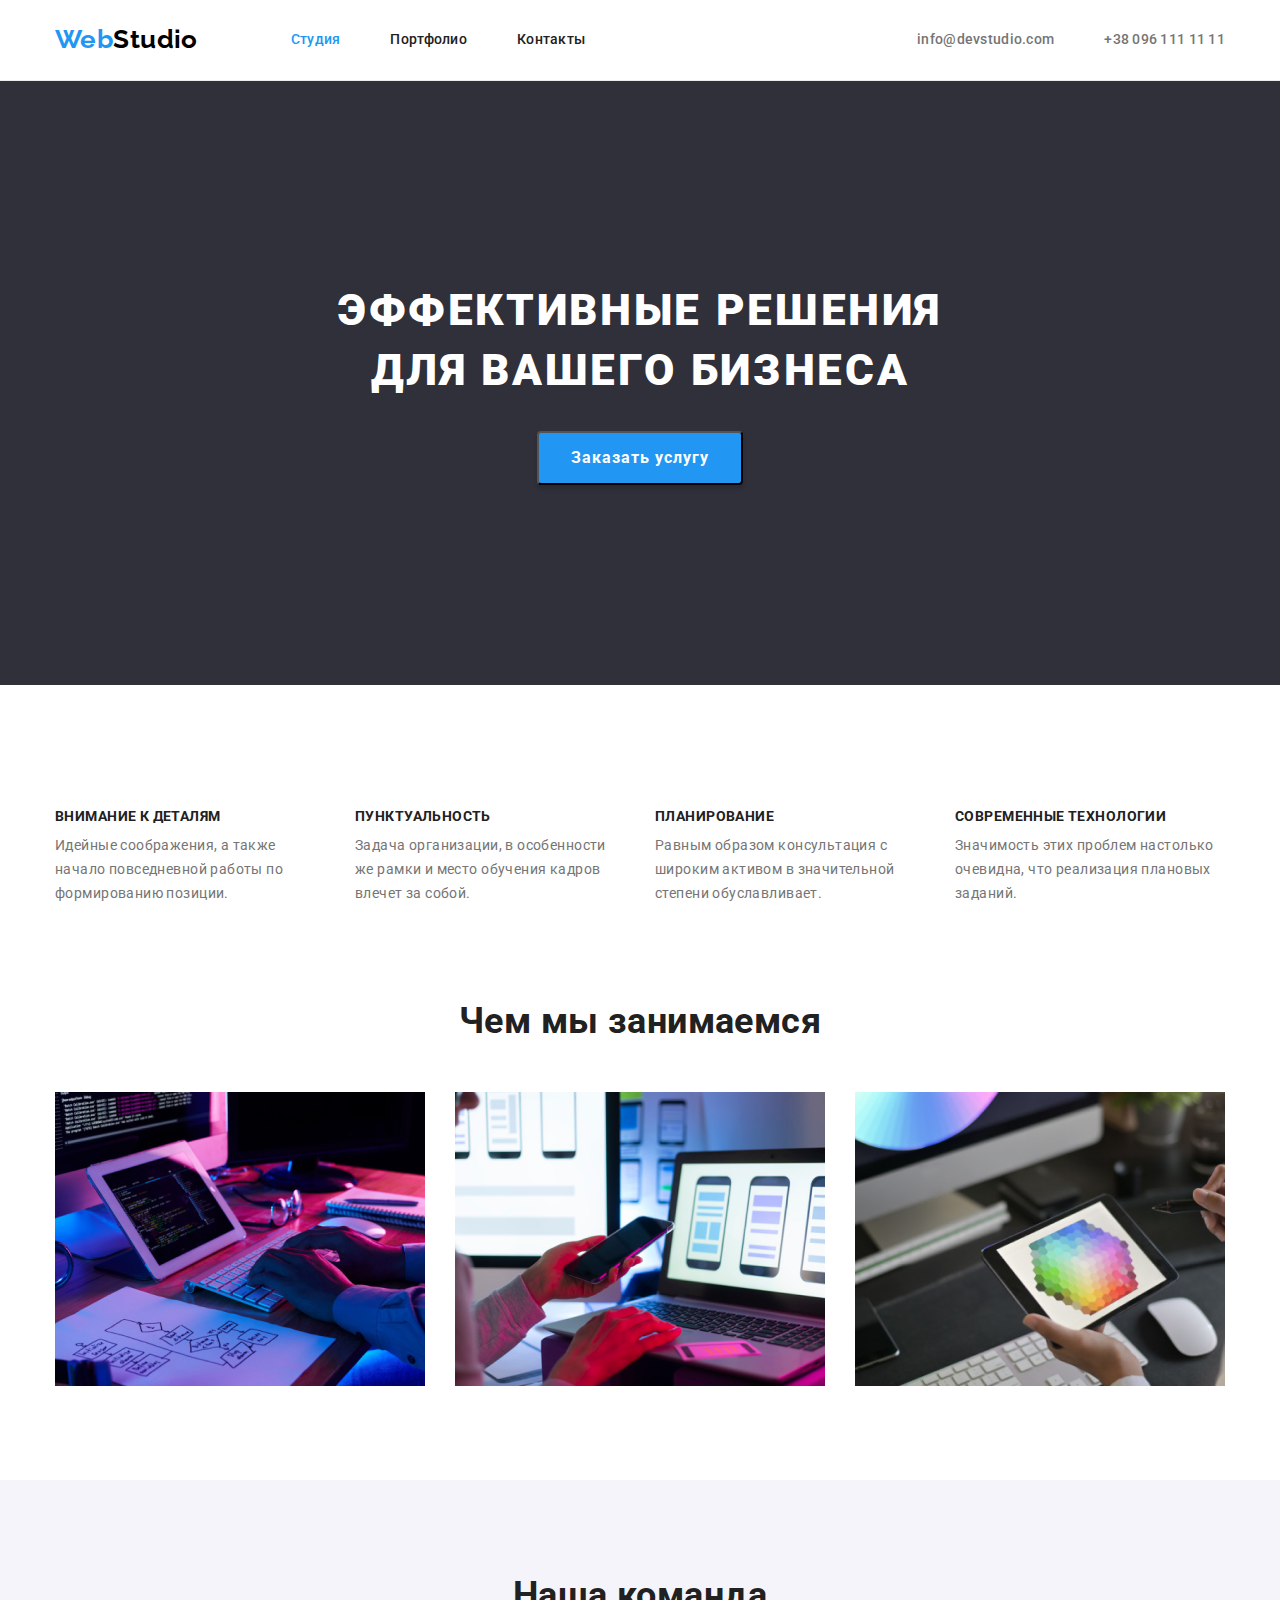
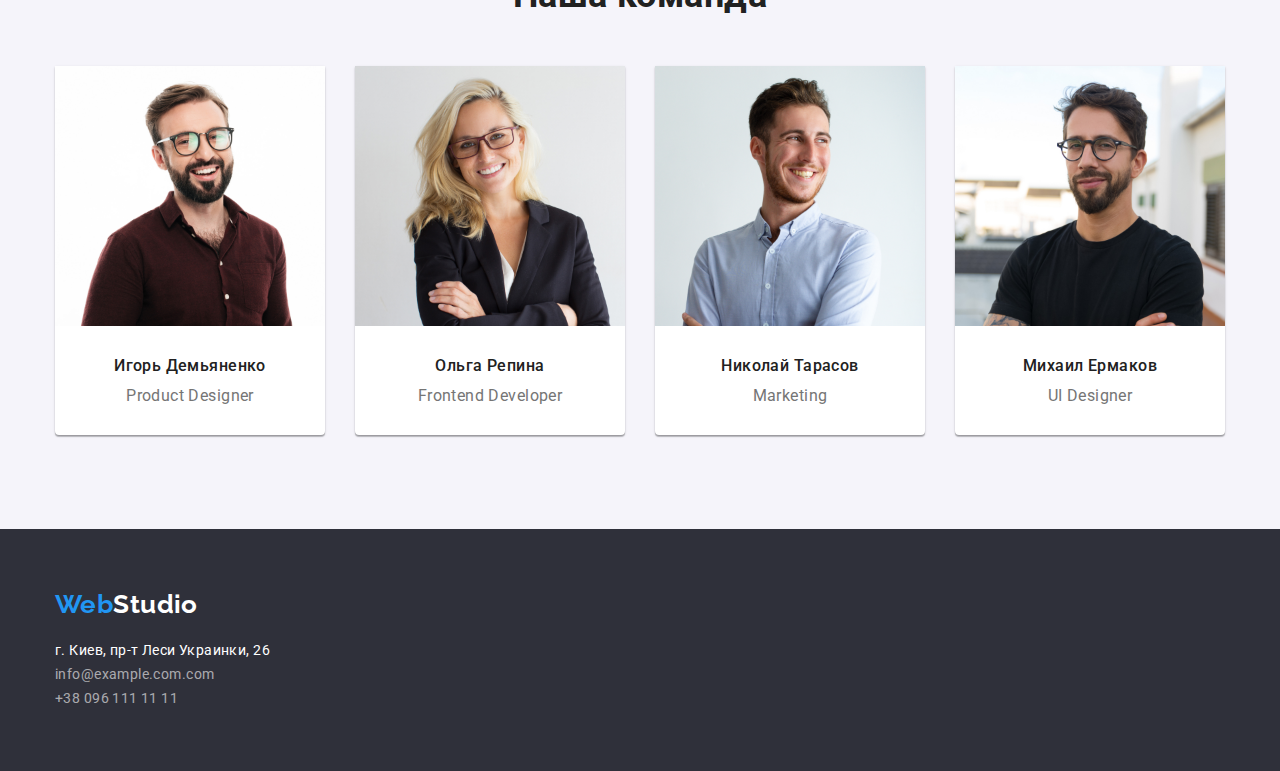
<file: index.html>
<!DOCTYPE html>
<html lang="ru">
  <head>
    <meta charset="UTF-8" />
    <meta http-equiv="X-UA-Compatible" content="IE=edge" />
    <meta name="viewport" content="width=device-width, initial-scale=1.0" />
    <title>WebStudio</title>
    <link
      rel="stylesheet"
      href="https://cdnjs.cloudflare.com/ajax/libs/modern-normalize/0.2.0/modern-normalize.min.css"
    />
    <link rel="preconnect" href="https://fonts.gstatic.com" />
    <link
      href="https://fonts.googleapis.com/css2?family=Raleway:wght@700&family=Roboto:wght@400;500;700;900&display=swap"
      rel="stylesheet"
    />
    <link rel="stylesheet" href="./css/style.css" />
  </head>
  <body>
    <header class="header">
      <div class="container">
        <nav class="navigation">
          <a class="link logo" href="./index.html"
            ><span class="web">Web</span><span class="studio-dark">Studio</span></a
          >
          <ul class="list menu main-list">
            <li class="menu-item"><a class="link menu-link current" href="./index.html">Студия</a></li>
            <li class="menu-item"><a class="link menu-link link-dark" href="./portfolio.html">Портфолио</a></li>
            <li class="menu-item"><a class="link menu-link link-dark" href="">Контакты</a></li>
          </ul>
        </nav>
        <ul class="list menu main-list">
          <li class="menu-item"><a class="link" href="mailto:info@devstudio.com">info@devstudio.com</a></li>
          <li class="menu-item"><a class="link" href="tel:+380961111111">+38 096 111 11 11</a></li>
        </ul>
      </div>
    </header>
    <main>
      <section class="hero">
        <div class="container">
          <h1 class="page-title">
            Эффективные решения <br />
            для вашего бизнеса
          </h1>
          <button class="button" type="button">Заказать услугу</button>
        </div>
      </section>
      <section class="advantages">
        <div class="container">
          <h2 class="visually-hidden">Наши преимущества</h2>
          <ul class="grid list">
            <li class="grid-item advantages-item">
              <h3 class="section-title">Внимание к деталям</h3>
              <p>Идейные соображения, а также начало повседневной работы по формированию позиции.</p>
            </li>
            <li class="grid-item advantages-item">
              <h3 class="section-title">Пунктуальность</h3>
              <p>Задача организации, в особенности же рамки и место обучения кадров влечет за собой.</p>
            </li>
            <li class="grid-item advantages-item">
              <h3 class="section-title">Планирование</h3>
              <p>Равным образом консультация с широким активом в значительной степени обуславливает.</p>
            </li>
            <li class="grid-item advantages-item">
              <h3 class="section-title">Современные технологии</h3>
              <p>Значимость этих проблем настолько очевидна, что реализация плановых заданий.</p>
            </li>
          </ul>
        </div>
      </section>
      <section class="gallery">
        <div class="container">
          <h2 class="title-studio">Чем мы занимаемся</h2>
          <ul class="grid list">
            <li class="grid-item gallery-item">
              <img src="./images/keyboard.png" width="370" alt="Набор текста" />
            </li>
            <li class="grid-item gallery-item">
              <img src="./images/phone.png" width="370" alt="ПО для телефонов" />
            </li>
            <li class="grid-item gallery-item">
              <img src="./images/planshet.png" width="370" alt="ПО для планшетов" />
            </li>
          </ul>
        </div>
      </section>
      <section class="team">
        <div class="container">
          <h2 class="title-studio">Наша команда</h2>
          <ul class="list studio-gallery grid">
            <li class="grid-item team-item">
              <img src="./images/igor.jpg" width="270" alt="Игорь Демьяненко" />
              <div class="team-text">
                <h3 class="title-studio-gallery">Игорь Демьяненко</h3>
                <p class="text-studio-gallery" lang="en">Product Designer</p>
              </div>
            </li>
            <li class="grid-item team-item">
              <img src="./images/olga.jpg" width="270" alt="Ольга Репина" />
              <div class="team-text">
                <h3 class="title-studio-gallery">Ольга Репина</h3>
                <p class="text-studio-gallery" lang="en">Frontend Developer</p>
              </div>
            </li>
            <li class="grid-item team-item">
              <img src="./images/nikolay.jpg" width="270" alt="Николай Тарасов" />
              <div class="team-text">
                <h3 class="title-studio-gallery">Николай Тарасов</h3>
                <p class="text-studio-gallery" lang="en">Marketing</p>
              </div>
            </li>
            <li class="grid-item team-item">
              <img src="./images/mihail.jpg" width="270" alt="Михаил Ермаков" />
              <div class="team-text">
                <h3 class="title-studio-gallery">Михаил Ермаков</h3>
                <p class="text-studio-gallery" lang="en">UI Designer</p>
              </div>
            </li>
          </ul>
        </div>
      </section>
    </main>
    <footer class="footer">
      <div class="container">
        <a class="logo link" href="./index.html"
          ><span class="web">Web</span><span class="studio-light">Studio</span></a
        >
        <address class="address">
          <a class="link map" href="https://goo.gl/maps/RKYi8hXrFoWCnVA38" target="_blank" rel="noopener norefferer"
            >г. Киев, пр-т Леси Украинки, 26</a
          >
          <br />
          <a class="link info" href="mailto:info@example.com">info@example.com.com</a><br />
          <a class="link info" href="tel:+380961111111">+38 096 111 11 11</a><br />
        </address>
      </div>
    </footer>
  </body>
</html>
</file>
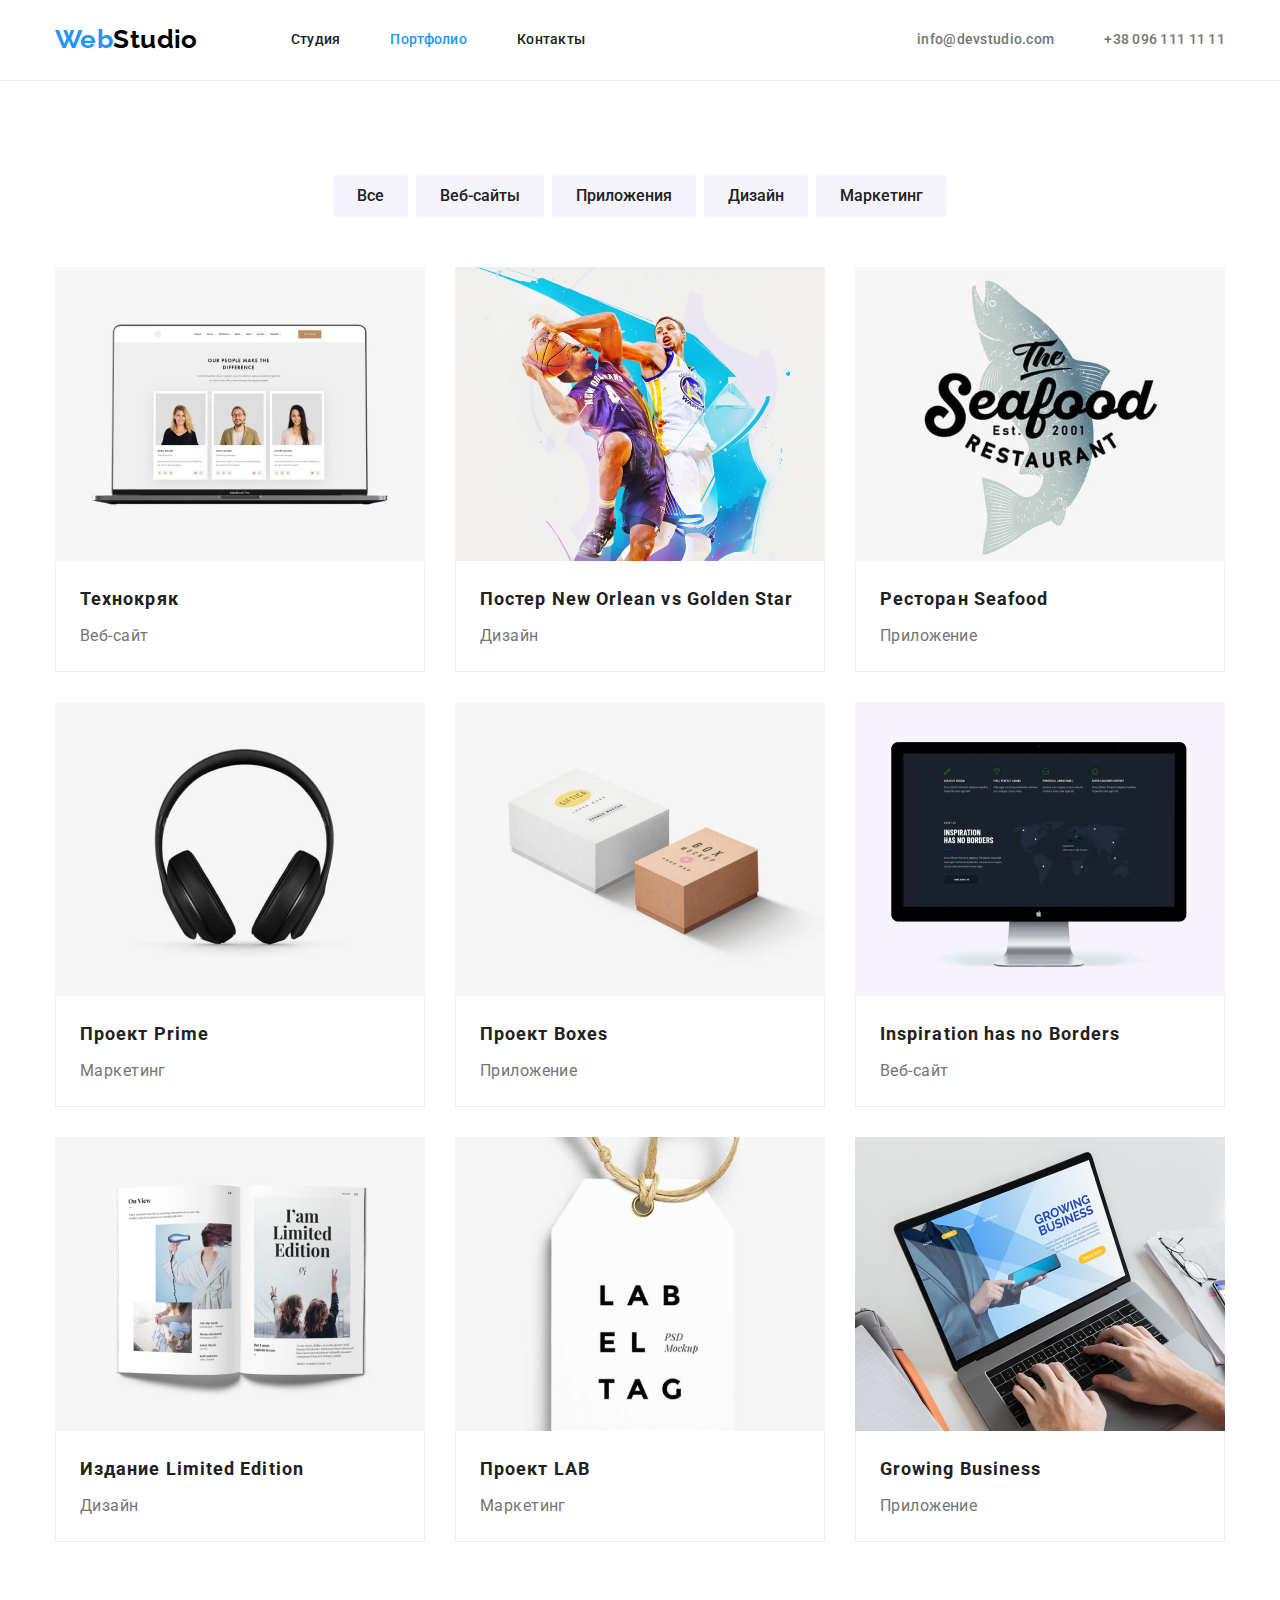
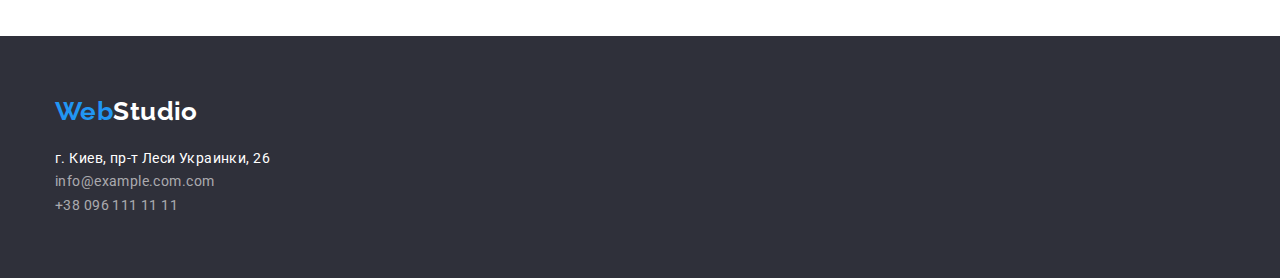
<file: portfolio.html>
<!DOCTYPE html>
<html lang="ru">
  <head>
    <meta charset="UTF-8" />
    <meta http-equiv="X-UA-Compatible" content="IE=edge" />
    <meta name="viewport" content="width=device-width, initial-scale=1.0" />
    <title>Студия</title>
    <link
      rel="stylesheet"
      href="https://cdnjs.cloudflare.com/ajax/libs/modern-normalize/0.2.0/modern-normalize.min.css"
    />
    <link rel="preconnect" href="https://fonts.gstatic.com" />
    <link
      href="https://fonts.googleapis.com/css2?family=Raleway:wght@700&family=Roboto:wght@400;500;700;900&display=swap"
      rel="stylesheet"
    />
    <link rel="stylesheet" href="./css/style.css" />
  </head>
  <body>
    <header class="header">
      <div class="container">
        <nav class="navigation">
          <a class="link logo" href="./index.html"
            ><span class="web">Web</span><span class="studio-dark">Studio</span></a
          >
          <ul class="list menu main-list">
            <li class="menu-item"><a class="link menu-link link-dark" href="./index.html">Студия</a></li>
            <li class="menu-item"><a class="link menu-link current" href="./portfolio.html">Портфолио</a></li>
            <li class="menu-item"><a class="link menu-link link-dark" href="">Контакты</a></li>
          </ul>
        </nav>
        <ul class="list menu main-list">
          <li class="menu-item"><a class="link" href="mailto:info@devstudio.com">info@devstudio.com</a></li>
          <li class="menu-item"><a class="link" href="tel:+380961111111">+38 096 111 11 11</a></li>
        </ul>
      </div>
    </header>
    <main>
      <section class="portfolio">
        <div class="container">
          <h1 class="visually-hidden">Наши проекты</h1>
          <ul class="list filter-list">
            <li class="filters-item"><button class="button button-filter" type="button">Все</button></li>
            <li class="filters-item">
              <button class="button button-filter" type="button">Веб-сайты</button>
            </li>
            <li class="filters-item">
              <button class="button button-filter" type="button">Приложения</button>
            </li>
            <li class="filters-item">
              <button class="button button-filter" type="button">Дизайн</button>
            </li>
            <li class="filters-item">
              <button class="button button-filter" type="button">Маркетинг</button>
            </li>
          </ul>
          <ul class="list grid">
            <li class="grid-item portfolio-item">
              <a class="link" href=""><img src="./images-portfolio/img (7).png" width="370" alt="Технокряк" /></a>
              <div class="description">
                <h2 class="title-portfolio">Технокряк</h2>
                <p class="text-portfolio">Веб-сайт</p>
              </div>
            </li>
            <li class="grid-item portfolio-item">
              <a class="link" href=""
                ><img src="./images-portfolio/img (8).png" width="370" alt="Постер New Orlean vs Golden Star"
              /></a>
              <div class="description">
                <h2 class="title-portfolio">Постер New Orlean vs Golden Star</h2>
                <p class="text-portfolio">Дизайн</p>
              </div>
            </li>
            <li class="grid-item portfolio-item">
              <a class="link" href=""><img src="./images-portfolio/img (9).png" width="370" alt="Ресторан Seafood" /></a>
              <div class="description">
                <h2 class="title-portfolio">Ресторан Seafood</h2>
                <p class="text-portfolio">Приложение</p>
              </div>
            </li>
            <li class="grid-item portfolio-item">
              <a class="link" href=""><img src="./images-portfolio/img (10).png" width="370" alt="Проект Prime" /></a>
              <div class="description">
                <h2 class="title-portfolio">Проект Prime</h2>
                <p class="text-portfolio">Маркетинг</p>
              </div>
            </li>
            <li class="grid-item portfolio-item">
              <a class="link" href=""><img src="./images-portfolio/img (11).png" width="370" alt="Проект Boxes" /></a>
              <div class="description">
                <h2 class="title-portfolio">Проект Boxes</h2>
                <p class="text-portfolio">Приложение</p>
              </div>
            </li>
            <li class="grid-item portfolio-item">
              <a class="link" href=""
                ><img src="./images-portfolio/img (12).png" width="370" alt="Inspiration has no Borders"
              /></a>
              <div class="description">
                <h2 class="title-portfolio" lang="en">Inspiration has no Borders</h2>
                <p class="text-portfolio">Веб-сайт</p>
              </div>
            </li>
            <li class="grid-item portfolio-item">
              <a class="link" href=""
                ><img src="./images-portfolio/img (13).png" width="370" alt="Издание Limited Edition"
              /></a>
              <div class="description">
                <h2 class="title-portfolio">Издание Limited Edition</h2>
                <p class="text-portfolio">Дизайн</p>
              </div>
            </li>
            <li class="grid-item portfolio-item">
              <a class="link" href=""><img src="./images-portfolio/img (14).png" width="370" alt="Проект LAB" /></a>
              <div class="description">
                <h2 class="title-portfolio">Проект LAB</h2>
                <p class="text-portfolio">Маркетинг</p>
              </div>
            </li>
            <li class="grid-item portfolio-item">
              <a class="link" href=""><img src="./images-portfolio/img (15).png" width="370" alt="Growing Business" /></a>
              <div class="description">
                <h2 class="title-portfolio" lang="en">Growing Business</h2>
                <p class="text-portfolio">Приложение</p>
              </div>
            </li>
          </ul>
        </div>
      </section>
    </main>
    <footer class="footer">
      <div class="container">
        <a class="logo link" href="./index.html"
          ><span class="web">Web</span><span class="studio-light">Studio</span></a
        >
        <address class="address">
          <a class="link map" href="https://goo.gl/maps/RKYi8hXrFoWCnVA38" target="_blank" rel="noopener norefferer"
            >г. Киев, пр-т Леси Украинки, 26</a
          >
          <br />
          <a class="link info" href="mailto:info@example.com">info@example.com.com</a><br />
          <a class="link info" href="tel:+380961111111">+38 096 111 11 11</a><br />
        </address>
      </div>
    </footer>
  </body>
</html>
</file>
<file: css/style.css>
:root {
    --main-text-color: #757575;
    --accent-color: #2196F3;
    --text-color:  #212121;
    --light-text-color: #ffffff;
    --dark-bg-color: #2F303A;
    --light-bg-color: #ECECEC;
    --filter-button-color:#F5F4FA;
    --logo-font: "Raleway", sans-serif;
    --logo-font-weight: 700;
    --grid-item: 1;
  }
  
  html {
    box-sizing: border-box;
  }
  
  *,
  *::before,
  *::after {
    box-sizing: inherit;
  }
  
  body {
    font-family: "Roboto", sans-serif;
    font-size: 14px;
    line-height: 1.71;
    letter-spacing: 0.03em;
    color: var(--main-text-color);
  }
  
  h1,
  h2,
  h3,
  h4,
  h5,
  h6,
  p {
    margin-top: 0;
  }
  
  img {
    display: block;
    max-width: 100%;
    height: auto;
  }
  
  address {
    font-style: normal;
  }
  
  .visually-hidden {
    position: absolute !important;
    clip: rect(1px 1px 1px 1px);
    clip: rect(1px, 1px, 1px, 1px);
    padding: 0 !important;
    border: 0 !important;
    height: 1px !important;
    width: 1px !important;
    overflow: hidden;
  }
  
  .link {
  text-decoration: none;
  color: inherit;
  }
  
  .list {
  margin-top: 0;
  margin-bottom: 0;
  padding-left: 0;
  list-style: none;
  }
  
  .container {
    width: 1200px;
    padding-right: 15px;
    padding-left: 15px;
    margin-right: auto;
    margin-left: auto;
  }
  
  .button {
  font-family: inherit;
  font-weight: 500;
  font-size: 16px;
  line-height: 1.63;
  text-align: center;
  color: var(--text-color);
  cursor: pointer;
  text-align: center;
  }
  
  .grid {
    display: flex;
    flex-wrap: wrap;
    margin-left: -30px;
    margin-top: -30px;
  }
  
  .grid-item {
  flex-basis: calc((100% - 30px * var(--grid-item)) / var(--grid-item));
  margin-left: 30px;
  margin-top: 30px;
  }
  
  .team-item,
  .advantages-item {
    --grid-item: 4;
  }
  
  .gallery-item {
    --grid-item: 3;
  }
  
  .portfolio-item {
    --grid-item: 3 3 3;
  }
  
  .filters-item {
    --grid-item: 5;
  }
  
  .menu {
    display: inline-flex;
  }
  
  .menu-item:not(:last-child) {
    margin-right: 50px;
  }
  
  .hero .page-title {
  font-weight: 900;
  font-size: 44px;
  line-height: 1.36;
  text-align: center;
  letter-spacing: 0.06em;
  text-transform: uppercase;
  color: var(--light-text-color);
  }
  
  .hero {
    padding-top: 200px;
    padding-bottom: 200px;
    background-color: var(--dark-bg-color);
    text-align: center;
  }
  
  .hero .button {
  padding: 10px 32px 10px 32px;
  box-shadow: 0px 4px 4px rgba(0, 0, 0, 0.15);
  border-radius: 4px;
  font-weight: 700;
  font-size: 16px;
  line-height: 1.87;
  display: flex;
  align-items: center;
  text-align: center;
  letter-spacing: 0.06em;
  color: var(--light-text-color);
  background-color:var(--accent-color);
  margin-top: 30px;
  margin-left: auto;
  margin-right: auto;
  }
  
  .hero .button:hover,
  .hero .button:focus {
    color: var(--light-text-color);
    background-color: #188CE8;
  }
  
  .button-filter{
  min-width: 73px;
  padding: 6px 22px;
  border-radius: 4px;
  font-weight: 500;
  font-size: 16px;
  line-height: 1.62;
  text-align: center;
  color: var(--text-color);
  background-color: var(--filter-button-color);
  border-color: transparent;
  }
  
  .button-filter:hover,
  .button-filter:focus{
  color: var(--light-text-color);
  background-color: var(--accent-color);
  box-shadow: 0px 3px 1px rgba(0, 0, 0, 0.1), 0px 1px 2px rgba(0, 0, 0, 0.08), 0px 2px 2px rgba(0, 0, 0, 0.12);
  border-radius: 4px;
  }
  
  .filter-list{
    display: flex;
    justify-content: center;
    margin-bottom: 50px;
  }
  
  .portfolio{
    padding-top:94px;
  }
  
  .filters-item {
    margin-right: 8px;
  }
  
  .filters-item:last-child{
    margin-right: 0;
  }
  
  .section-title {
  font-size: 14px;
  font-weight: 700;
  line-height: 1.14;
  text-transform: uppercase;
  color: var(--text-color);
  margin-bottom: 10px;
  }
  
  .advantages p {
  margin-bottom: 0;
  }
  
  .title-studio {
  font-weight: 700;
  font-size: 36px;
  line-height: 1.17;
  text-align: center;
  color: var(--text-color);
  }
  
  .studio-gallery{
  font-size: 16px;
  line-height: 1.19;
  text-align: center; 
  }
  .title-studio-gallery {
  font-size: 16px;
  font-weight: 500;
  color: var(--text-color);
  }
  
  .title-portfolio{
  font-weight: 700;
  font-size: 18px;
  line-height: 2;
  letter-spacing: 0.06em;
  color: var(--text-color);
  }
  
  .text-portfolio{
  font-size: 16px;
  line-height: 1.87;
  color: var(--main-text-color);
  }
  
  .advantages{
    padding-top: 94px;
    padding-bottom: 94px;
  }
  
  .advantages .list{
  margin-bottom: 0px;
  margin-top: 0px;
  }
  
  .gallery,
  .team,
  .portfolio {
    padding-bottom: 94px;
  }
  
  .gallery .title-studio {
  margin-bottom: 50px;
  }
  
  .team .title-studio{
  margin-bottom: 50px;
  }
  
  .team{
    background-color: var(--filter-button-color);
    padding-top: 94px;
  }
  
  .team .team-text{
    padding-bottom: 30px;
    padding-top: 30px;
  }
  
  .team .team-item{
  background: var(--light-text-color);
  box-shadow: 0px 1px 3px rgba(0, 0, 0, 0.12), 0px 1px 1px rgba(0, 0, 0, 0.14), 0px 2px 1px rgba(0, 0, 0, 0.2);
  border-radius: 0px 0px 4px 4px;
  }
  
  .portfolio .description{
  border-right: 1px solid #EEEEEE;
  border-left: 1px solid #EEEEEE;
  border-bottom: 1px solid #EEEEEE;
  padding: 20px 24px;
  }
  
  .team .title-studio-gallery{
    margin-bottom: 10px;
  }
  
  .team .text-studio-gallery{
    margin: 0px;
  }
  
  .team .title-studio-gallery{
    padding: 0px;
  }
  
  .portfolio .title-portfolio{
    margin-bottom: 4px;
  }
  
  .portfolio .text-portfolio{
    margin-bottom: 0px;
  }
  
  /*header*/
  .header {
  border-bottom: 1px solid var(--light-bg-color);
  }
  
  .header .link{
  display: inline-block;
  padding-top: 32px;
  padding-bottom: 32px;
  }
  
  .header .container {
    display: flex;
    justify-content: flex-end;
    align-items: center;
    }
  
  .header .logo {
    margin-right: 93px;
    padding-top: 24px;
    padding-bottom: 25px;
  }
  
  .logo {
  display: block;
  font-family: "Raleway", sans-serif;
  font-weight: 700;
  font-size: 26px;
  line-height: 1.19;
  }
  
  .web {
  color: var(--accent-color);
  }
  
  .studio-dark {
  color: #000000;
  }
  
  .studio-light {
  color: var(--light-text-color);
  }
  
  .main-list{
  font-weight: 500;
  line-height: 1.14;
  letter-spacing: 0.02em;
  }
  
  .main-list .link:focus,
  .main-list .link:hover{
  color: var(--accent-color)
  }
  
  .address .link:focus,
  .address .link:hover{
  color: var(--accent-color)
  }
  
  .navigation {
  display: flex;
  align-items: center;
  margin-right: auto;
  color: var(--text-color);
  }
  
  .current {
  color:var(--accent-color); 
  }
  
  .contact {
  color:var(--main-text-color);
  }
  
  .link-dark{
  color:var(--text-color);
  }
  
  /*footer*/
  .footer{
  background-color: var(--dark-bg-color);
  }
  
  .map{
  color:#FFFFFF
  }
  
  .info{
  color: rgba(255, 255, 255, 0.6);
  }
  
  .footer .logo{
    padding-top: 60px;
    margin-bottom: 20px;
  }
  
  .footer .address {
    padding-bottom: 60px;
  }
  
  .address .map{
  margin-bottom: 9px;
  }
  
  .address .info:not(:last-of-type) {
    margin-bottom: 9px;
  }
  
  .footer .address .link{
    padding: 0;
  }
</file>
